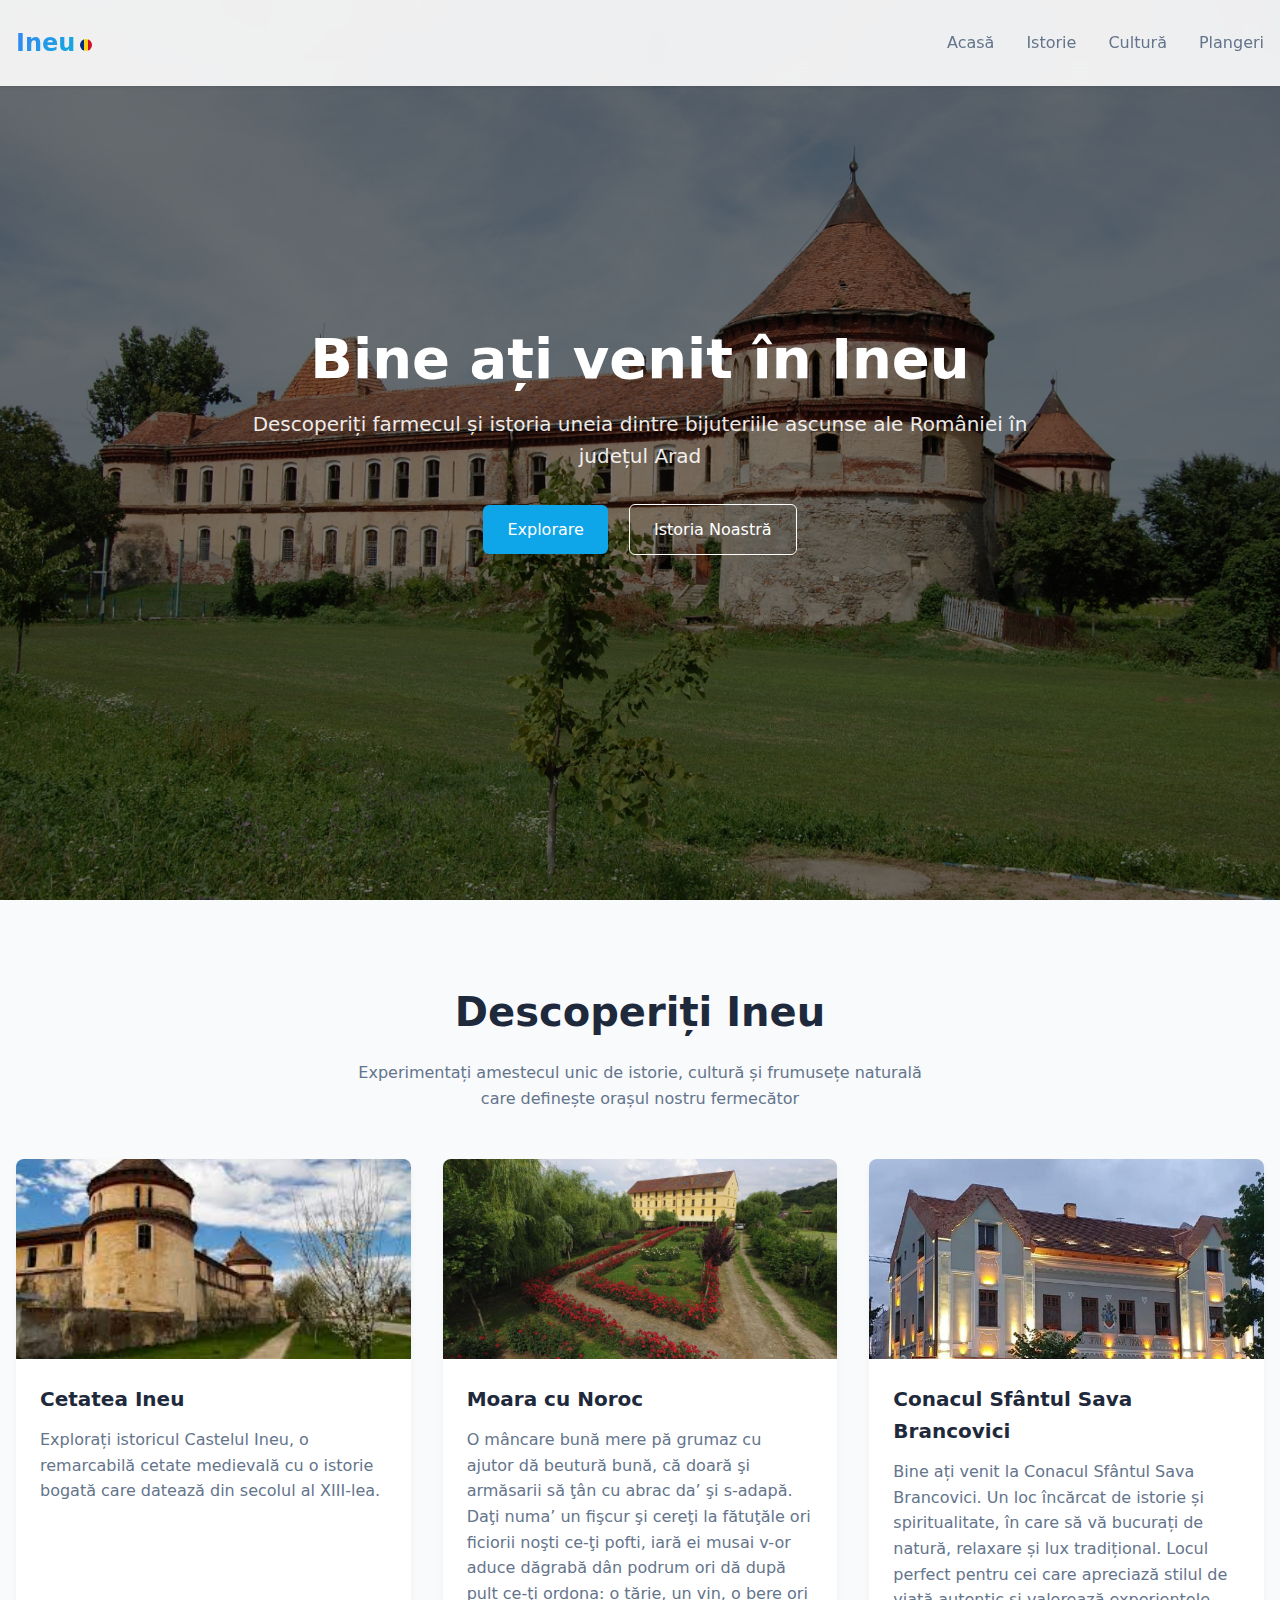
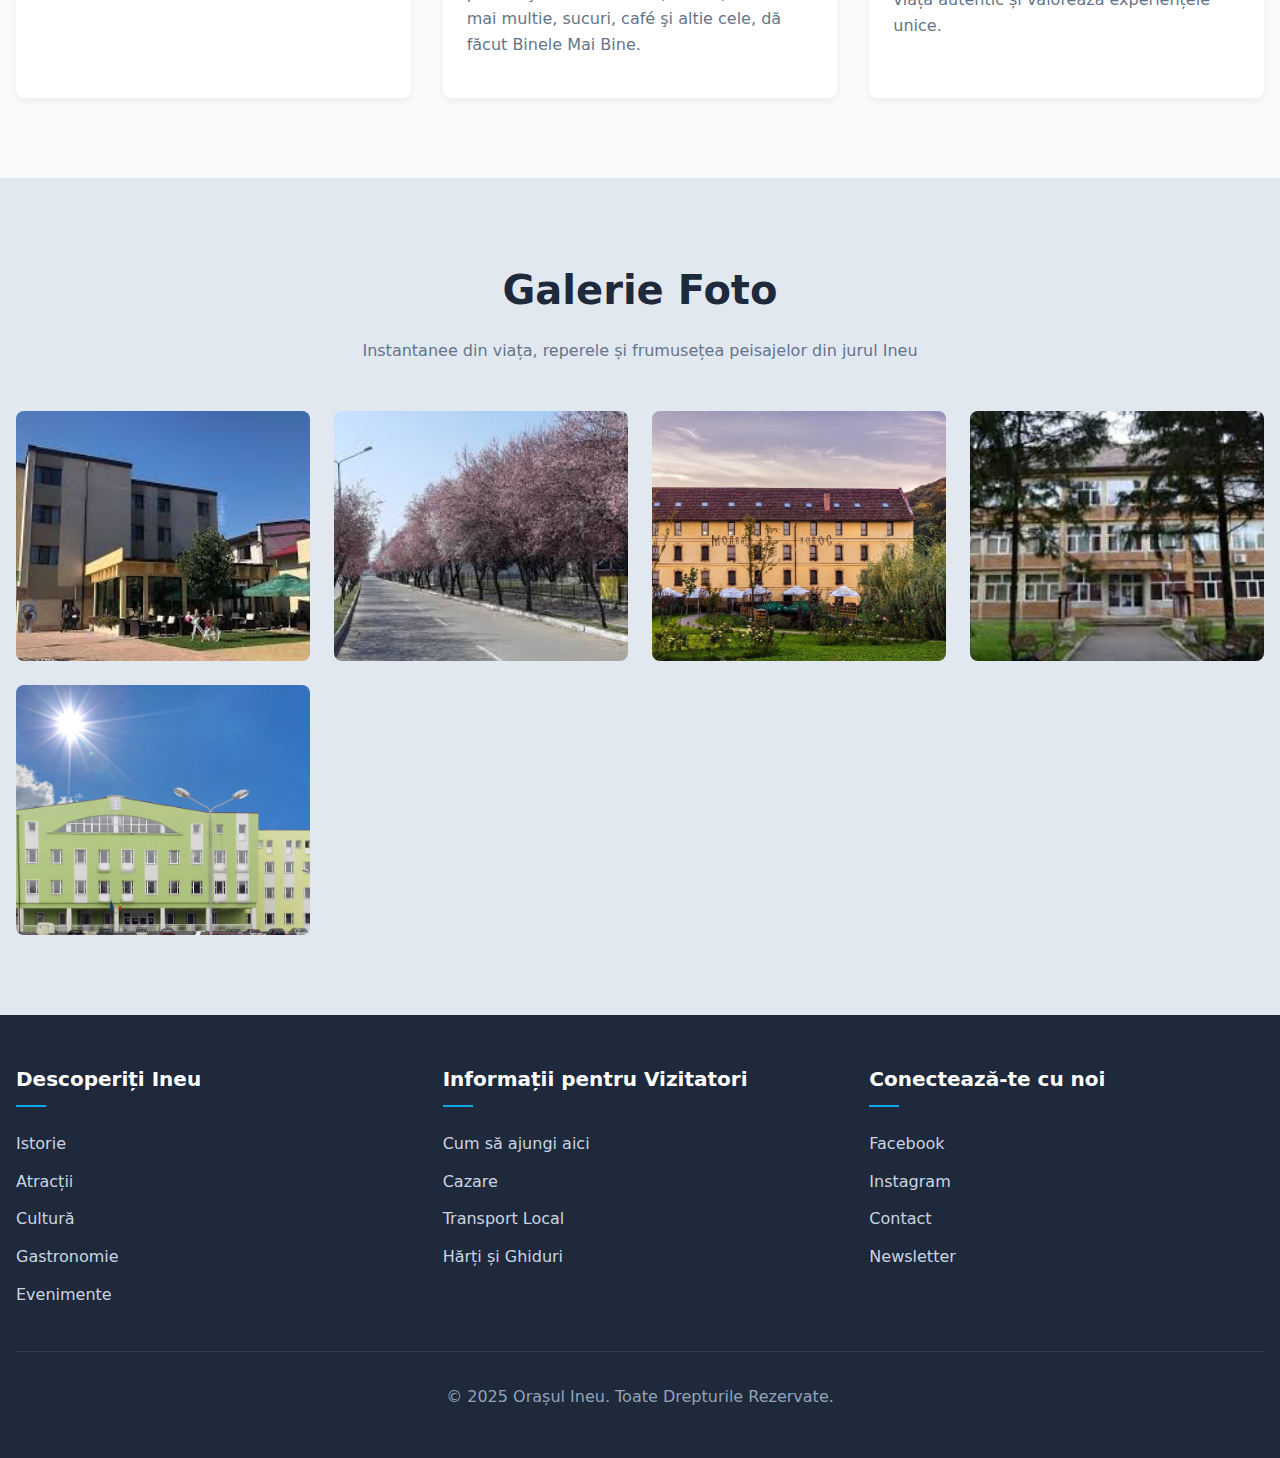
<file: index.html>
<!DOCTYPE html>
<html lang="ro">
<head>
  <meta charset="UTF-8">
  <meta name="viewport" content="width=device-width, initial-scale=1.0">
  <title>Ineu</title>
  <link rel="stylesheet" href="style1.css">
  <link rel="icon" href="Imagini\icon.png">
</head>
<body>
  <header>
    <div class="container">
      <nav>
        <a href="index.html" class="logo">Ineu<span class="flag-accent"></span></a>
        <div class="nav-links">
          <a href="index.html">Acasă</a>
          <a href="history.html">Istorie</a>
          <a href="culture.html">Cultură</a>
          <a href="propuneri.html">Plangeri</a>
        </div>
        <button class="mobile-menu-btn">☰</button>
      </nav>
    </div>
  </header>

  <section class="hero">
    <div class="hero-content">
      <h1>Bine ați venit în Ineu</h1>
      <p>Descoperiți farmecul și istoria uneia dintre bijuteriile ascunse ale României în județul Arad</p>
      <div>
        <a href="explore.html" class="btn" target="_blank">Explorare</a>
        <a href="history.html" class="btn btn-secondary">Istoria Noastră</a>
      </div>
    </div>
  </section>

  <section>
    <div class="container">
      <div class="section-title">
        <h2>Descoperiți Ineu</h2>
        <p>Experimentați amestecul unic de istorie, cultură și frumusețe naturală care definește orașul nostru fermecător</p>
      </div>
      
      <div class="features">
        <div class="feature-card">
          <div class="feature-img">
            <img src="Imagini\ineu-castle.jpeg" alt="Cetatea Ineu">
          </div>
          <div class="feature-content">
            <h3>Cetatea Ineu</h3>
            <p>Explorați istoricul Castelul Ineu, o remarcabilă cetate medievală cu o istorie bogată care datează din secolul al XIII-lea.</p>
          </div>
        </div>
        
        <div class="feature-card">
          <div class="feature-img">
            <img src="Imagini\moara2.jpg" alt="Moara cu Noroc">
          </div>
          <div class="feature-content">
            <h3>Moara cu Noroc</h3>
            <p>O mâncare bună mere pă grumaz cu ajutor dă beutură bună, că doară şi armăsarii să ţân cu abrac da’ şi s-adapă. Daţi numa’ un fişcur şi cereţi la fătuţăle ori ficiorii noşti ce-ţi pofti, iară ei musai v-or aduce dăgrabă dân podrum ori dă după pult ce-ţi ordona: o tărie, un vin, o bere ori mai multie, sucuri, café şi altie cele, dă făcut Binele Mai Bine.</p>
          </div>
        </div>
        
        <div class="feature-card">
          <div class="feature-img">
            <img src="Imagini\conacsava.jpg" alt="Conacul Sfântul Sava Brancovici">
          </div>
          <div class="feature-content">
            <h3>Conacul Sfântul Sava Brancovici</h3>
            <p>Bine ați venit la Conacul Sfântul Sava Brancovici. Un loc încărcat de istorie și spiritualitate, în care să vă bucurați de natură, relaxare și lux tradițional. Locul perfect pentru cei care apreciază stilul de viață autentic și valorează experiențele unice.</p>
          </div>
        </div>
      </div>
    </div>
  </section>

  <section style="background-color: #e2e8f0; padding: 5rem 0;">
    <div class="container">
      <div class="section-title">
        <h2>Galerie Foto</h2>
        <p>Instantanee din viața, reperele și frumusețea peisajelor din jurul Ineu</p>
      </div>
      
      <div class="gallery">
        <div class="gallery-item">
          <img src="Imagini\hotelcentral.jpeg" alt="Vedere a Cetății Ineu">
        </div>
        <div class="gallery-item">
          <img src="Imagini/center.jpeg" alt="Centrul Orașului">
        </div>
        <div class="gallery-item">
          <img src="Imagini\moaracunoroc.jpg" alt="Festival Tradițional">
        </div>
        <div class="gallery-item">
          <img src="Imagini\liceu.jpeg" alt="Bucătărie Locală">
        </div>
        <div class="gallery-item">
          <img src="Imagini\spital.jpg" alt="Râul Criș">
        </div>
      </div>
    </div>
  </section>

  <footer>
    <div class="container">
      <div class="footer-content">
        <div class="footer-col">
          <h3>Descoperiți Ineu</h3>
          <ul>
            <li><a href="history.html">Istorie</a></li>
            <li><a href="attractions.html">Atracții</a></li>
            <li><a href="culture.html">Cultură</a></li>
            <li><a href="gastronomy.html">Gastronomie</a></li>
            <li><a href="events.html">Evenimente</a></li>
          </ul>
        </div>
        
        <div class="footer-col">
          <h3>Informații pentru Vizitatori</h3>
          <ul>
            <li><a href="#">Cum să ajungi aici</a></li>
            <li><a href="#">Cazare</a></li>
            <li><a href="#">Transport Local</a></li>
            <li><a href="#">Hărți și Ghiduri</a></li>
          </ul>
        </div>
        
        <div class="footer-col">
          <h3>Conectează-te cu noi</h3>
          <ul>
            <li><a href="https://www.facebook.com/groups/1664112280535247/?locale=ro_RO" target="_blank">Facebook</a></li>
            <li><a href="https://www.instagram.com/luca_sasu/" target="_blank">Instagram</a></li>
            <li><a href="#">Contact</a></li>
            <li><a href="#">Newsletter</a></li>
          </ul>
        </div>
      </div>
      
      <div class="copyright">
        <p>&copy; 2025 Orașul Ineu. Toate Drepturile Rezervate.</p>
      </div>
    </div>
  </footer>

  <script>
    document.querySelector('.mobile-menu-btn').addEventListener('click', function() {
      document.querySelector('.nav-links').style.display = 
        document.querySelector('.nav-links').style.display === 'flex' ? 'none' : 'flex';
    });
  </script>
</body>
</html>
</file>
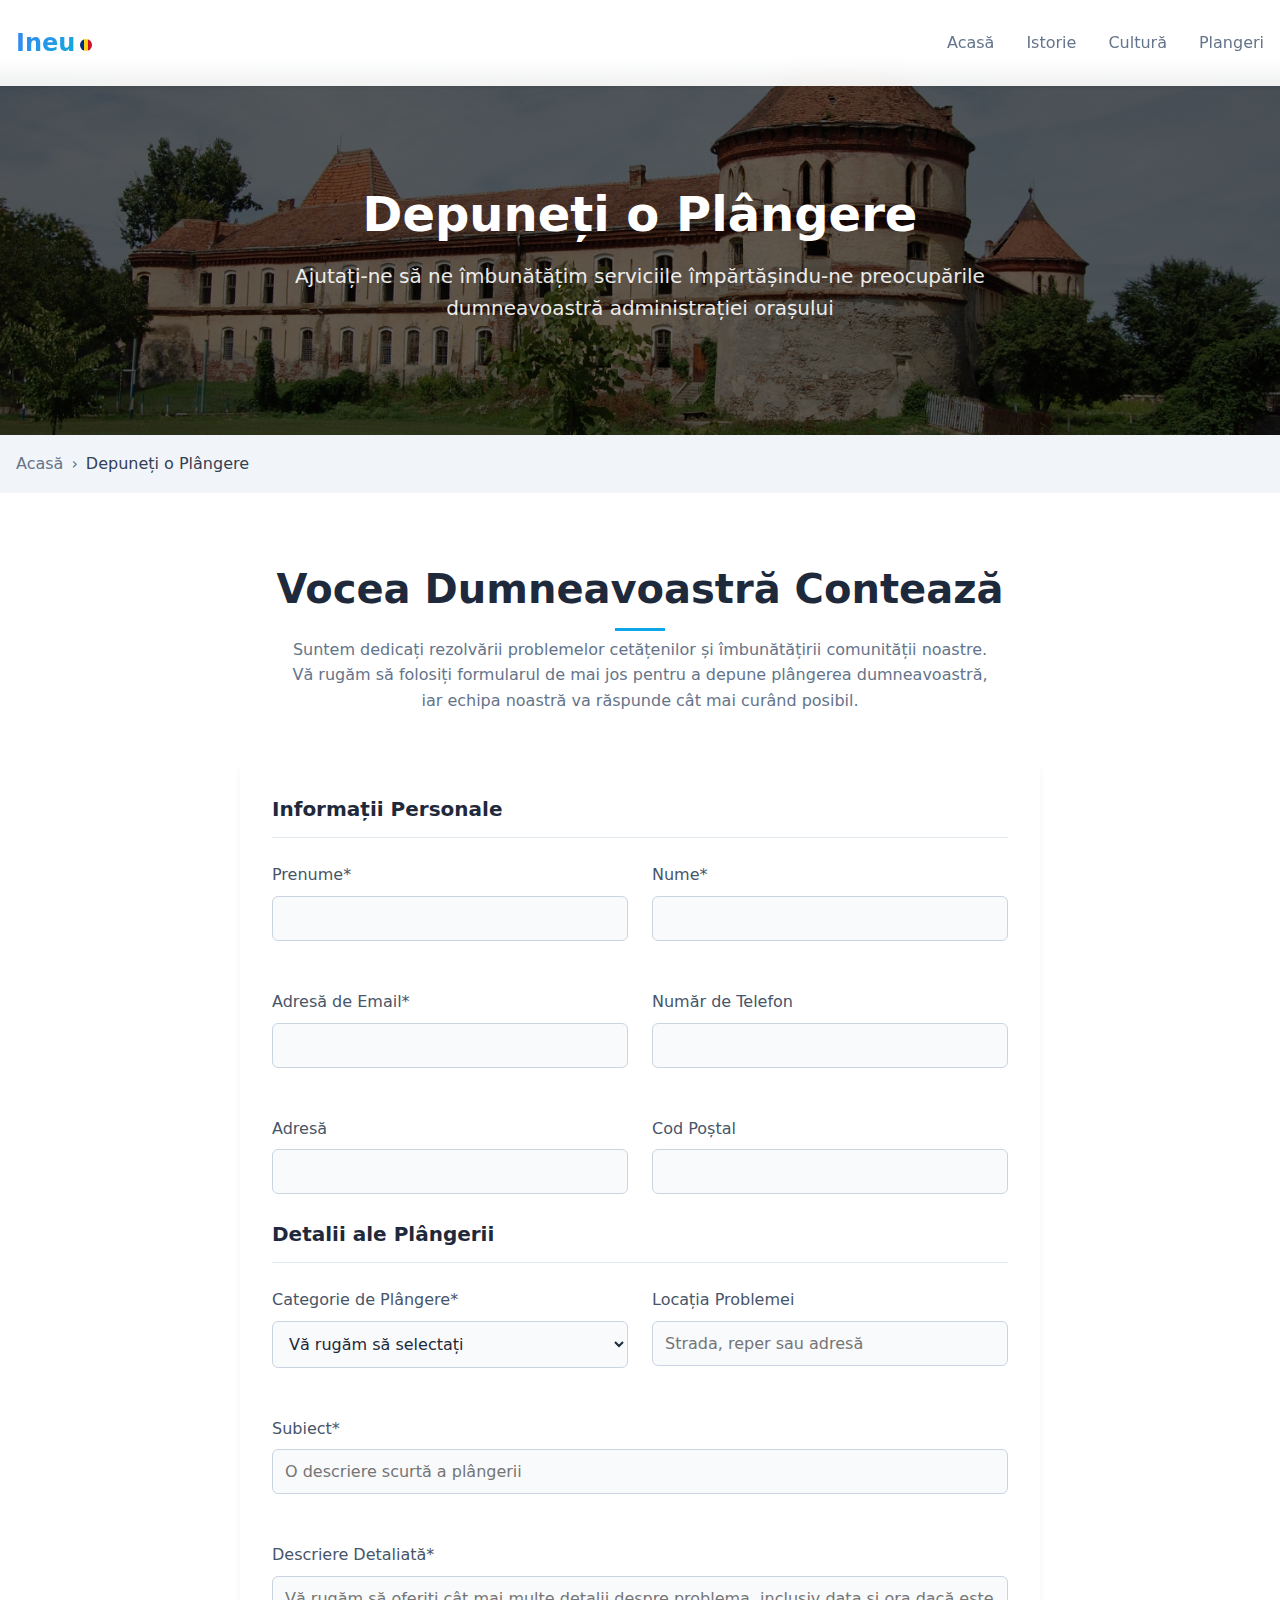
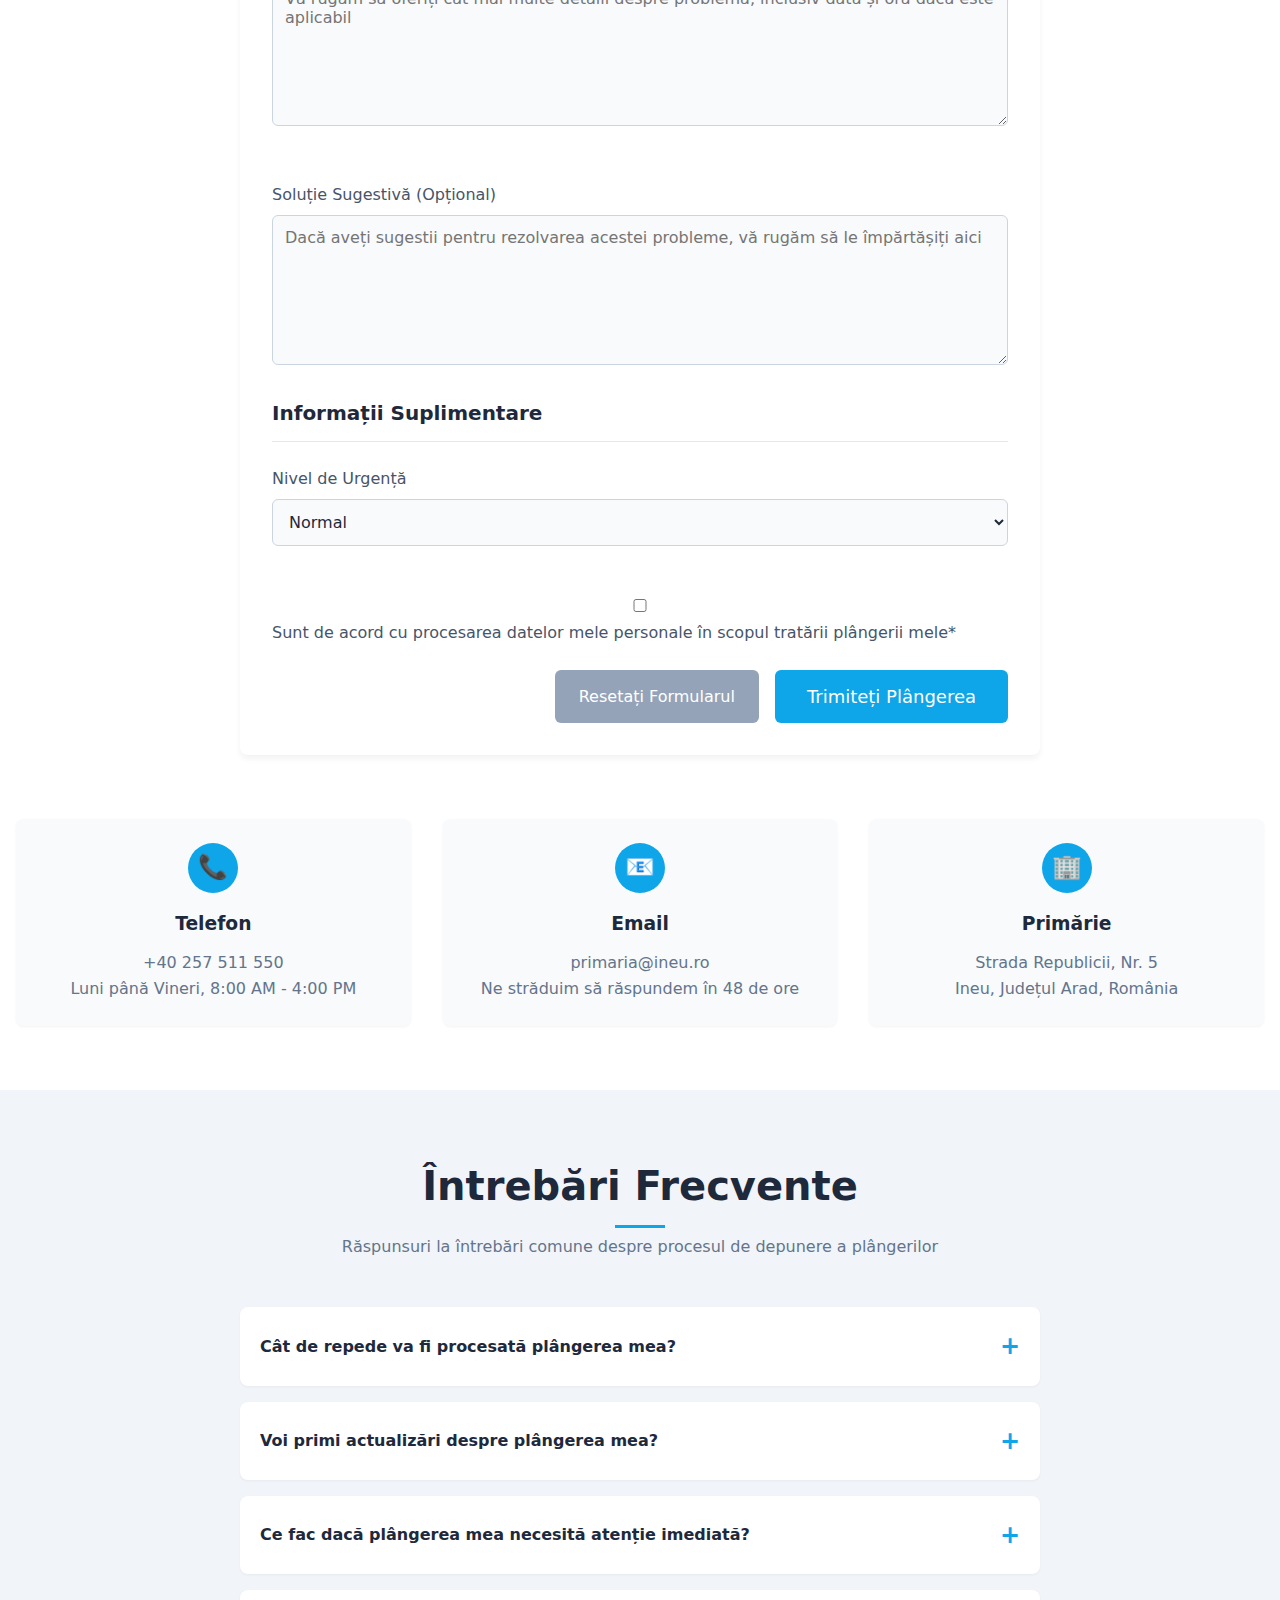
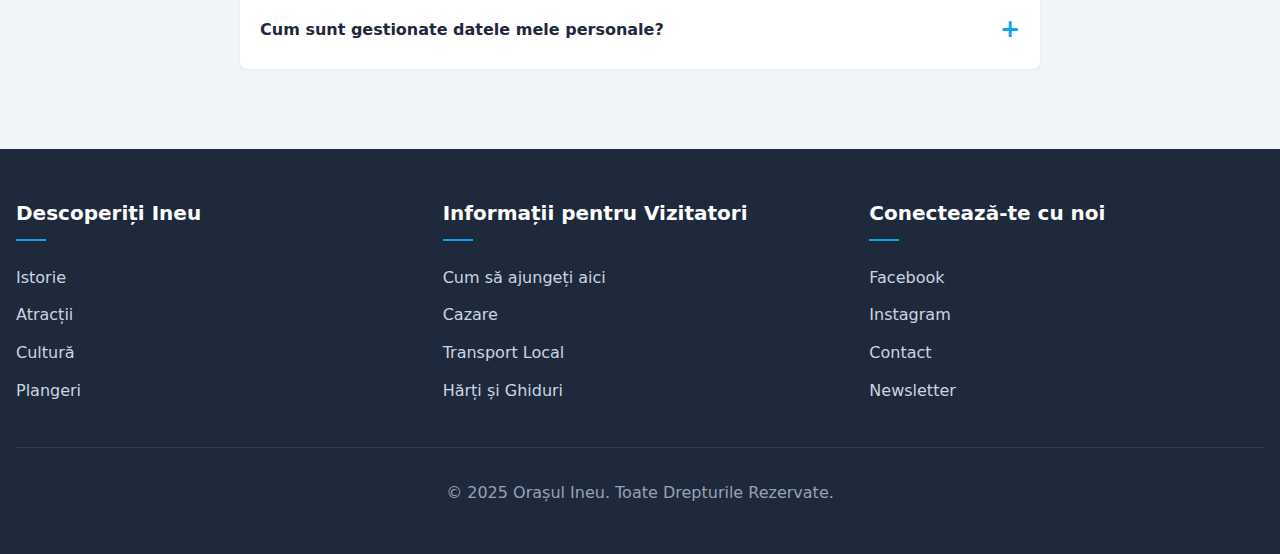
<file: propuneri.html>
<!DOCTYPE html>
<html lang="ro">
<head>
  <meta charset="UTF-8">
  <meta name="viewport" content="width=device-width, initial-scale=1.0">
  <title>Depuneți o Plângere | Ineu, Județul Arad, România</title>
  <link rel="icon" href="Imagini\icon.png">
</head>
<body>
  <header>
    <link rel="stylesheet" href="plangeri.css">
    <div class="container">
      <nav>
        <a href="index.html" class="logo">Ineu<span class="flag-accent"></span></a>
        <div class="nav-links">
          <a href="index.html">Acasă</a>
          <a href="history.html">Istorie</a>
          <a href="culture.html">Cultură</a>
          <a href="propuneri.html">Plangeri</a>
        </div>
        <button class="mobile-menu-btn">☰</button>
      </nav>
    </div>
  </header>
  <div class="page-header">
    <div class="page-header-content">
      <h1>Depuneți o Plângere</h1>
      <p>Ajutați-ne să ne îmbunătățim serviciile împărtășindu-ne preocupările dumneavoastră administrației orașului</p>
    </div>
  </div>
  <div class="breadcrumb">
    <div class="container">
      <ul>
        <li><a href="index.html">Acasă</a></li>
        <li>Depuneți o Plângere</li>
      </ul>
    </div>
  </div>
  <section class="form-section">
    <div class="container">
      <div class="section-title">
        <h2>Vocea Dumneavoastră Contează</h2>
        <p>Suntem dedicați rezolvării problemelor cetățenilor și îmbunătățirii comunității noastre. Vă rugăm să folosiți formularul de mai jos pentru a depune plângerea dumneavoastră, iar echipa noastră va răspunde cât mai curând posibil.</p>
      </div>
      <div class="alert alert-success" id="successAlert">
        Vă mulțumim pentru trimiterea plângerii! Plângerea dumneavoastră a fost primită și va fi procesată de echipa noastră. Un număr de referință a fost trimis pe adresa dumneavoastră de email.
      </div>
      <div class="alert alert-danger" id="errorAlert">
        A apărut o eroare la trimiterea plângerii. Vă rugăm să verificați formularul pentru erori și încercați din nou.
      </div>
      <div class="form-container">
        <form id="complaintForm">
          <div class="form-section-title">Informații Personale</div>
          <div class="form-grid">
            <div class="form-group">
              <label for="firstName">Prenume*</label>
              <input type="text" id="firstName" name="firstName" required>
              <div class="error-message" id="firstNameError">Vă rugăm să introduceți prenumele dumneavoastră</div>
            </div>
            <div class="form-group">
              <label for="lastName">Nume*</label>
              <input type="text" id="lastName" name="lastName" required>
              <div class="error-message" id="lastNameError">Vă rugăm să introduceți numele dumneavoastră</div>
            </div>
            <div class="form-group">
              <label for="email">Adresă de Email*</label>
              <input type="email" id="email" name="email" required>
              <div class="error-message" id="emailError">Vă rugăm să introduceți o adresă de email validă</div>
            </div>
            <div class="form-group">
              <label for="phone">Număr de Telefon</label>
              <input type="tel" id="phone" name="phone">
              <div class="error-message" id="phoneError">Vă rugăm să introduceți un număr de telefon valid</div>
            </div>
            <div class="form-group">
              <label for="address">Adresă</label>
              <input type="text" id="address" name="address">
            </div>
            <div class="form-group">
              <label for="postalCode">Cod Poștal</label>
              <input type="text" id="postalCode" name="postalCode">
            </div>
          </div>
          <div class="form-section-title">Detalii ale Plângerii</div>
          <div class="form-grid">
            <div class="form-group">
              <label for="category">Categorie de Plângere*</label>
              <select id="category" name="category" required>
                <option value="">Vă rugăm să selectați</option>
                <option value="roads">Drumuri și Infrastructură</option>
                <option value="utilities">Utilități și Servicii Publice</option>
                <option value="waste">Gestionarea Deșeurilor</option>
                <option value="noise">Poluarea Sonoră</option>
                <option value="environment">Probleme de Mediu</option>
                <option value="safety">Siguranță Publică</option>
                <option value="administration">Servicii Administrative</option>
                <option value="other">Altele</option>
              </select>
              <div class="error-message" id="categoryError">Vă rugăm să selectați o categorie</div>
            </div>
            <div class="form-group">
              <label for="location">Locația Problemei</label>
              <input type="text" id="location" name="location" placeholder="Strada, reper sau adresă">
            </div>
            <div class="form-group full-width">
              <label for="subject">Subiect*</label>
              <input type="text" id="subject" name="subject" required placeholder="O descriere scurtă a plângerii">
              <div class="error-message" id="subjectError">Vă rugăm să introduceți un subiect pentru plângerea dumneavoastră</div>
            </div>
            <div class="form-group full-width">
              <label for="description">Descriere Detaliată*</label>
              <textarea id="description" name="description" required placeholder="Vă rugăm să oferiți cât mai multe detalii despre problema, inclusiv data și ora dacă este aplicabil"></textarea>
              <div class="error-message" id="descriptionError">Vă rugăm să furnizați o descriere detaliată</div>
            </div>
            <div class="form-group full-width">
              <label for="solution">Soluție Sugestivă (Opțional)</label>
              <textarea id="solution" name="solution" placeholder="Dacă aveți sugestii pentru rezolvarea acestei probleme, vă rugăm să le împărtășiți aici"></textarea>
            </div>
          </div>
          <div class="form-section-title">Informații Suplimentare</div>
          <div class="form-grid">
            <div class="form-group full-width">
              <label for="urgency">Nivel de Urgență</label>
              <select id="urgency" name="urgency">
                <option value="normal">Normal</option>
                <option value="urgent">Urgent</option>
                <option value="emergency">Urgență</option>
              </select>
            </div>
            <div class="form-group full-width" style="margin-bottom: 0;">
              <label>
                <input type="checkbox" id="consent" name="consent" required>
                Sunt de acord cu procesarea datelor mele personale în scopul tratării plângerii mele*
              </label>
              <div class="error-message" id="consentError">Trebuie să dați consimțământul pentru a procesa plângerea</div>
            </div>
          </div>
          <div class="buttons-container">
            <button type="button" class="btn btn-secondary" id="resetBtn">Resetați Formularul</button>
            <button type="submit" class="btn btn-lg" id="submitBtn">Trimiteți Plângerea</button>
          </div>
        </form>
      </div>
      <div class="contact-info">
        <div class="contact-card">
          <div class="contact-icon">📞</div>
          <h3>Telefon</h3>
          <p>+40 257 511 550</p>
          <p>Luni până Vineri, 8:00 AM - 4:00 PM</p>
        </div>
        <div class="contact-card">
          <div class="contact-icon">📧</div>
          <h3>Email</h3>
          <p>primaria@ineu.ro</p>
          <p>Ne străduim să răspundem în 48 de ore</p>
        </div>
        <div class="contact-card">
          <div class="contact-icon">🏢</div>
          <h3>Primărie</h3>
          <p>Strada Republicii, Nr. 5</p>
          <p>Ineu, Județul Arad, România</p>
        </div>
      </div>
    </div>
  </section>
  <section class="faq-section">
    <div class="container">
      <div class="section-title">
        <h2>Întrebări Frecvente</h2>
        <p>Răspunsuri la întrebări comune despre procesul de depunere a plângerilor</p>
      </div>
      <div class="faq-container">
        <div class="faq-item">
          <div class="faq-question">Cât de repede va fi procesată plângerea mea?</div>
          <div class="faq-answer">
            <p>Echipa noastră își propune să proceseze toate plângerile în termen de 5 zile lucrătoare. Pentru probleme urgente, încercăm să răspundem în 48 de ore. Problemele complexe pot necesita timp suplimentar pentru investigare și rezolvare.</p>
          </div>
        </div>
        <div class="faq-item">
          <div class="faq-question">Voi primi actualizări despre plângerea mea?</div>
          <div class="faq-answer">
            <p>Da, veți primi un email automat de confirmare cu un număr de referință după ce plângerea dumneavoastră este trimisă. Pe măsură ce plângerea progresează, veți primi actualizări despre starea acesteia. Puteți contacta direct folosind numărul de referință pentru a solicita actualizări.</p>
          </div>
        </div>
        <div class="faq-item">
          <div class="faq-question">Ce fac dacă plângerea mea necesită atenție imediată?</div>
          <div class="faq-answer">
            <p>Pentru probleme care necesită atenție imediată (cum ar fi riscuri pentru siguranță), vă rugăm să selectați "Urgență" în meniul nivelului de urgență și contactați, de asemenea, linia noastră de urgență la +40 257 511 555.</p>
          </div>
        </div>
        <div class="faq-item">
          <div class="faq-question">Cum sunt gestionate datele mele personale?</div>
          <div class="faq-answer">
            <p>Datele dumneavoastră personale sunt gestionate în conformitate cu regulamentele GDPR. Colectăm doar informațiile necesare pentru a procesa plângerea și a comunica cu dumneavoastră. Datele nu vor fi partajate cu terțe părți fără consimțământul dumneavoastră, cu excepția cazurilor prevăzute de lege.</p>
          </div>
        </div>
      </div>
    </div>
  </section>
  <footer>
    <div class="container">
      <div class="footer-content">
        <div class="footer-col">
          <h3>Descoperiți Ineu</h3>
          <ul>
            <li><a href="history.html">Istorie</a></li>
            <li><a href="attractions.html">Atracții</a></li>
            <li><a href="culture.html">Cultură</a></li>
            <li><a href="Plangeri.html">Plangeri</a></li>
          </ul>
        </div>
        <div class="footer-col">
          <h3>Informații pentru Vizitatori</h3>
          <ul>
            <li><a href="#">Cum să ajungeți aici</a></li>
            <li><a href="#">Cazare</a></li>
            <li><a href="#">Transport Local</a></li>
            <li><a href="#">Hărți și Ghiduri</a></li>
          </ul>
        </div>
        <div class="footer-col">
          <h3>Conectează-te cu noi</h3>
          <ul>
            <li><a href="https://www.facebook.com/groups/1664112280535247/?locale=ro_RO" target="_blank">Facebook</a></li>
            <li><a href="https://www.instagram.com/luca_sasu/" target="_blank">Instagram</a></li>
            <li><a href="#">Contact</a></li>
            <li><a href="#">Newsletter</a></li>
          </ul>
        </div>
      </div>
      <div class="copyright">
        <p>&copy; 2025 Orașul Ineu. Toate Drepturile Rezervate.</p>
      </div>
    </div>
  </footer>
  <!-- Link to external JavaScript -->
  <script src="js/complaint-form.js"></script>
</body>
</html>
</file>
<file: style1.css>
* {
  margin: 0;
  padding: 0;
  box-sizing: border-box;
  font-family: 'Inter', 'Segoe UI', system-ui, sans-serif;
}

body {
  background-color: #f8fafc;
  color: #334155;
  line-height: 1.6;
}

.container {
  max-width: 1280px;
  margin: 0 auto;
  padding: 0 1rem;
}

header {
  background-color: rgba(255, 255, 255, 0.9);
  backdrop-filter: blur(10px);
  position: fixed;
  width: 100%;
  top: 0;
  z-index: 100;
  box-shadow: 0 1px 3px rgba(0, 0, 0, 0.1);
}

nav {
  display: flex;
  justify-content: space-between;
  align-items: center;
  padding: 1.5rem 0;
}

.logo {
  font-size: 1.5rem;
  font-weight: 700;
  background: linear-gradient(135deg, #3b82f6, #06b6d4);
  -webkit-background-clip: text;
  background-clip: text;
  color: transparent;
  text-decoration: none;
  margin-left: 0;
}

.flag-accent {
  display: inline-block;
  width: 12px;
  height: 12px;
  border-radius: 50%;
  margin-left: 5px;
  background: linear-gradient(to right, #002B7F 33.3%, #FCD116 33.3%, #FCD116 66.6%, #CE1126 66.6%);
}

.nav-links {
  display: flex;
  gap: 2rem;
}

.nav-links a {
  text-decoration: none;
  color: #64748b;
  font-weight: 500;
  position: relative;
  transition: color 0.3s;
}

.nav-links a:hover {
  color: #0ea5e9;
}

.nav-links a::after {
  content: '';
  position: absolute;
  width: 0;
  height: 2px;
  bottom: -4px;
  left: 0;
  background-color: #0ea5e9;
  transition: width 0.3s;
}

.nav-links a:hover::after {
  width: 100%;
}

.mobile-menu-btn {
  display: none;
  background: none;
  border: none;
  font-size: 1.5rem;
  cursor: pointer;
  color: #64748b;
}

.hero {
  height: 100vh;
  display: flex;
  align-items: center;
  background-image: linear-gradient(rgba(0, 0, 0, 0.5), rgba(0, 0, 0, 0.5)), url('Imagini/BGImage.jpg');
  background-size: cover;
  background-position: center;
  color: white;
  text-align: center;
  padding-top: 60px;
}

.hero-content {
  max-width: 800px;
  margin: 0 auto;
}

.hero h1 {
  font-size: 3.5rem;
  margin-bottom: 1rem;
  font-weight: 800;
  line-height: 1.2;
}

.hero p {
  font-size: 1.25rem;
  margin-bottom: 2rem;
  opacity: 0.9;
}

.btn {
  display: inline-block;
  padding: 0.75rem 1.5rem;
  background-color: #0ea5e9;
  color: white;
  text-decoration: none;
  border-radius: 0.375rem;
  font-weight: 500;
  transition: background-color 0.3s;
}

.btn:hover {
  background-color: #0284c7;
}

.btn-secondary {
  background-color: transparent;
  border: 1px solid white;
  margin-left: 1rem;
}

.btn-secondary:hover {
  background-color: rgba(255, 255, 255, 0.1);
}

section {
  padding: 5rem 0;
}

.section-title {
  text-align: center;
  margin-bottom: 3rem;
}

.section-title h2 {
  font-size: 2.5rem;
  color: #1e293b;
  margin-bottom: 1rem;
}

.section-title p {
  color: #64748b;
  max-width: 600px;
  margin: 0 auto;
}

.features {
  display: grid;
  grid-template-columns: repeat(auto-fit, minmax(300px, 1fr));
  gap: 2rem;
}

.feature-card {
  background-color: white;
  border-radius: 0.5rem;
  overflow: hidden;
  box-shadow: 0 4px 6px rgba(0, 0, 0, 0.05);
  transition: transform 0.3s, box-shadow 0.3s;
}

.feature-card:hover {
  transform: translateY(-5px);
  box-shadow: 0 10px 15px rgba(0, 0, 0, 0.1);
}

.feature-img {
  height: 200px;
  overflow: hidden;
}

.feature-img img {
  width: 100%;
  height: 100%;
  object-fit: cover;
  transition: transform 0.5s;
}

.feature-card:hover .feature-img img {
  transform: scale(1.05);
}

.feature-content {
  padding: 1.5rem;
}

.feature-content h3 {
  font-size: 1.25rem;
  margin-bottom: 0.75rem;
  color: #1e293b;
}

.feature-content p {
  color: #64748b;
  margin-bottom: 1rem;
}

.read-more {
  color: #0ea5e9;
  text-decoration: none;
  font-weight: 500;
  display: flex;
  align-items: center;
  gap: 0.25rem;
}

.read-more:hover {
  text-decoration: underline;
}

.gallery {
  display: grid;
  grid-template-columns: repeat(auto-fill, minmax(250px, 1fr));
  gap: 1.5rem;
}

.gallery-item {
  border-radius: 0.5rem;
  overflow: hidden;
  height: 250px;
}

.gallery-item img {
  width: 100%;
  height: 100%;
  object-fit: cover;
  transition: transform 0.5s;
}

.gallery-item:hover img {
  transform: scale(1.05);
}

footer {
  background-color: #1e293b;
  color: white;
  padding: 3rem 0;
}

.footer-content {
  display: grid;
  grid-template-columns: repeat(auto-fit, minmax(200px, 1fr));
  gap: 2rem;
}

.footer-col h3 {
  font-size: 1.25rem;
  margin-bottom: 1.5rem;
  position: relative;
  padding-bottom: 0.75rem;
}

.footer-col h3::after {
  content: '';
  position: absolute;
  left: 0;
  bottom: 0;
  width: 30px;
  height: 2px;
  background-color: #0ea5e9;
}

.footer-col ul {
  list-style: none;
}

.footer-col ul li {
  margin-bottom: 0.75rem;
}

.footer-col ul li a {
  color: #cbd5e1;
  text-decoration: none;
  transition: color 0.3s;
}

.footer-col ul li a:hover {
  color: #0ea5e9;
}

.copyright {
  text-align: center;
  padding-top: 2rem;
  margin-top: 2rem;
  border-top: 1px solid rgba(255, 255, 255, 0.1);
  color: #94a3b8;
}
.logo-image{
    max-width: 5%;
    
}

@media (max-width: 768px) {
  .nav-links {
    display: none;
  }
  
  .mobile-menu-btn {
    display: block;
  }
  
  .hero h1 {
    font-size: 2.5rem;
  }
}
</file>
<file: plangeri.css>
* {
  margin: 0;
  padding: 0;
  box-sizing: border-box;
  font-family: 'Inter', 'Segoe UI', system-ui, sans-serif;
}
body {
  background-color: #f8fafc;
  color: #334155;
  line-height: 1.6;
}
.container {
  max-width: 1280px;
  margin: 0 auto;
  padding: 0 1rem;
}
header {
  background-color: rgba(255, 255, 255, 0.9);
  backdrop-filter: blur(10px);
  position: fixed;
  width: 100%;
  top: 0;
  z-index: 100;
  box-shadow: 0 1px 3px rgba(0, 0, 0, 0.1);
}
nav {
  display: flex;
  justify-content: space-between;
  align-items: center;
  padding: 1.5rem 0;
}
.logo {
  font-size: 1.5rem;
  font-weight: 700;
  background: linear-gradient(135deg, #3b82f6, #06b6d4);
  -webkit-background-clip: text;
  background-clip: text;
  color: transparent;
  text-decoration: none;
}
.flag-accent {
  display: inline-block;
  width: 12px;
  height: 12px;
  border-radius: 50%;
  margin-left: 5px;
  background: linear-gradient(to right, #002B7F 33.3%, #FCD116 33.3%, #FCD116 66.6%, #CE1126 66.6%);
}
.nav-links {
  display: flex;
  gap: 2rem;
}
.nav-links a {
  text-decoration: none;
  color: #64748b;
  font-weight: 500;
  position: relative;
  transition: color 0.3s;
}
.nav-links a:hover {
  color: #0ea5e9;
}
.nav-links a.active {
  color: #0ea5e9;
}
.nav-links a::after {
  content: '';
  position: absolute;
  width: 0;
  height: 2px;
  bottom: -4px;
  left: 0;
  background-color: #0ea5e9;
  transition: width 0.3s;
}
.nav-links a.active::after {
  width: 100%;
}
.nav-links a:hover::after {
  width: 100%;
}
.mobile-menu-btn {
  display: none;
  background: none;
  border: none;
  font-size: 1.5rem;
  cursor: pointer;
  color: #64748b;
}
.page-header {
  height: 40vh;
  display: flex;
  align-items: center;
  background-image: linear-gradient(rgba(0, 0, 0, 0.6), rgba(0, 0, 0, 0.6)), url('Imagini/BGImage.jpg');
  background-size: cover;
  background-position: center;
  color: white;
  text-align: center;
  margin-top: 75px;
}
.page-header-content {
  max-width: 800px;
  margin: 0 auto;
}
.page-header h1 {
  font-size: 3rem;
  margin-bottom: 1rem;
  font-weight: 800;
  line-height: 1.2;
}
.page-header p {
  font-size: 1.25rem;
  opacity: 0.9;
}
.breadcrumb {
  padding: 1rem 0;
  background-color: #f1f5f9;
}
.breadcrumb ul {
  list-style: none;
  display: flex;
  flex-wrap: wrap;
  gap: 0.5rem;
}
.breadcrumb li:not(:last-child)::after {
  content: '›';
  margin-left: 0.5rem;
  color: #64748b;
}
.breadcrumb a {
  color: #64748b;
  text-decoration: none;
  transition: color 0.3s;
}
.breadcrumb a:hover {
  color: #0ea5e9;
}
section {
  padding: 4rem 0;
}
.form-section {
  background-color: white;
}
.section-title {
  text-align: center;
  margin-bottom: 3rem;
}
.section-title h2 {
  font-size: 2.5rem;
  color: #1e293b;
  margin-bottom: 1rem;
  position: relative;
  display: inline-block;
}
.section-title h2::after {
  content: '';
  position: absolute;
  bottom: -10px;
  left: 50%;
  transform: translateX(-50%);
  width: 50px;
  height: 3px;
  background-color: #0ea5e9;
}
.section-title p {
  color: #64748b;
  max-width: 700px;
  margin: 0 auto;
}
.form-container {
  max-width: 800px;
  margin: 0 auto;
  background-color: white;
  border-radius: 0.5rem;
  box-shadow: 0 4px 6px rgba(0, 0, 0, 0.05);
  padding: 2rem;
}
.form-section-title {
  font-size: 1.25rem;
  font-weight: 600;
  color: #1e293b;
  margin-bottom: 1.5rem;
  padding-bottom: 0.75rem;
  border-bottom: 1px solid #e2e8f0;
}
.form-grid {
  display: grid;
  grid-template-columns: repeat(2, 1fr);
  gap: 1.5rem;
}
.form-group {
  margin-bottom: 1.5rem;
}
.form-group.full-width {
  grid-column: span 2;
}
label {
  display: block;
  margin-bottom: 0.5rem;
  font-weight: 500;
  color: #475569;
}
input, 
select, 
textarea {
  width: 100%;
  padding: 0.75rem;
  border: 1px solid #cbd5e1;
  border-radius: 0.375rem;
  background-color: #f8fafc;
  color: #1e293b;
  font-size: 1rem;
  transition: border-color 0.3s, box-shadow 0.3s;
}
input:focus, 
select:focus, 
textarea:focus {
  outline: none;
  border-color: #0ea5e9;
  box-shadow: 0 0 0 3px rgba(14, 165, 233, 0.15);
}
textarea {
  height: 150px;
  resize: vertical;
}
.error-message {
  color: #ef4444;
  font-size: 0.875rem;
  margin-top: 0.25rem;
  display: none;
}
.btn {
  display: inline-block;
  padding: 0.75rem 1.5rem;
  background-color: #0ea5e9;
  color: white;
  text-decoration: none;
  border: none;
  border-radius: 0.375rem;
  font-weight: 500;
  font-size: 1rem;
  cursor: pointer;
  transition: background-color 0.3s;
}
.btn:hover {
  background-color: #0284c7;
}
.btn-lg {
  padding: 1rem 2rem;
  font-size: 1.125rem;
}
.buttons-container {
  display: flex;
  justify-content: flex-end;
  gap: 1rem;
  margin-top: 1rem;
}
.btn-secondary {
  background-color: #94a3b8;
}
.btn-secondary:hover {
  background-color: #64748b;
}
.alert {
  padding: 1rem;
  border-radius: 0.375rem;
  margin-bottom: 2rem;
  display: none;
}
.alert-success {
  background-color: #dcfce7;
  color: #166534;
  border: 1px solid #86efac;
}
.alert-danger {
  background-color: #fee2e2;
  color: #991b1b;
  border: 1px solid #fecaca;
}
.contact-info {
  display: grid;
  grid-template-columns: repeat(auto-fit, minmax(250px, 1fr));
  gap: 2rem;
  margin-top: 4rem;
}
.contact-card {
  background-color: #f8fafc;
  border-radius: 0.5rem;
  padding: 1.5rem;
  text-align: center;
  box-shadow: 0 1px 3px rgba(0, 0, 0, 0.05);
  transition: transform 0.3s, box-shadow 0.3s;
}
.contact-card:hover {
  transform: translateY(-5px);
  box-shadow: 0 10px 15px rgba(0, 0, 0, 0.1);
}
.contact-icon {
  width: 50px;
  height: 50px;
  background-color: #0ea5e9;
  border-radius: 50%;
  display: flex;
  align-items: center;
  justify-content: center;
  margin: 0 auto 1rem auto;
  color: white;
  font-size: 1.5rem;
}
.contact-card h3 {
  margin-bottom: 0.75rem;
  color: #1e293b;
}
.contact-card p {
  color: #64748b;
}
.faq-section {
  background-color: #f1f5f9;
}
.faq-container {
  max-width: 800px;
  margin: 0 auto;
}
.faq-item {
  background-color: white;
  border-radius: 0.5rem;
  margin-bottom: 1rem;
  box-shadow: 0 1px 3px rgba(0, 0, 0, 0.05);
  overflow: hidden;
}
.faq-question {
  padding: 1.25rem;
  cursor: pointer;
  position: relative;
  display: flex;
  align-items: center;
  justify-content: space-between;
  font-weight: 600;
  color: #1e293b;
}
.faq-question::after {
  content: '+';
  font-size: 1.5rem;
  color: #0ea5e9;
}
.faq-question.active::after {
  content: '−';
}
.faq-answer {
  padding: 0 1.25rem;
  max-height: 0;
  overflow: hidden;
  transition: max-height 0.3s ease-out, padding 0.3s ease;
}
.faq-answer.active {
  padding: 0 1.25rem 1.25rem 1.25rem;
  max-height: 500px;
}
footer {
  background-color: #1e293b;
  color: white;
  padding: 3rem 0;
}
.footer-content {
  display: grid;
  grid-template-columns: repeat(auto-fit, minmax(200px, 1fr));
  gap: 2rem;
}
.footer-col h3 {
  font-size: 1.25rem;
  margin-bottom: 1.5rem;
  position: relative;
  padding-bottom: 0.75rem;
}
.footer-col h3::after {
  content: '';
  position: absolute;
  left: 0;
  bottom: 0;
  width: 30px;
  height: 2px;
  background-color: #0ea5e9;
}
.footer-col ul {
  list-style: none;
}
.footer-col ul li {
  margin-bottom: 0.75rem;
}
.footer-col ul li a {
  color: #cbd5e1;
  text-decoration: none;
  transition: color 0.3s;
}
.footer-col ul li a:hover {
  color: #0ea5e9;
}
.copyright {
  text-align: center;
  padding-top: 2rem;
  margin-top: 2rem;
  border-top: 1px solid rgba(255, 255, 255, 0.1);
  color: #94a3b8;
}
@media (max-width: 768px) {
  .nav-links {
    display: none;
  }
  .mobile-menu-btn {
    display: block;
  }
  .page-header h1 {
    font-size: 2.5rem;
  }
  .form-grid {
    grid-template-columns: 1fr;
  }
  .form-group.full-width {
    grid-column: 1;
  }
  .buttons-container {
    flex-direction: column;
  }
  .btn {
    width: 100%;
    margin-bottom: 0.5rem;
  }
}
</file>
